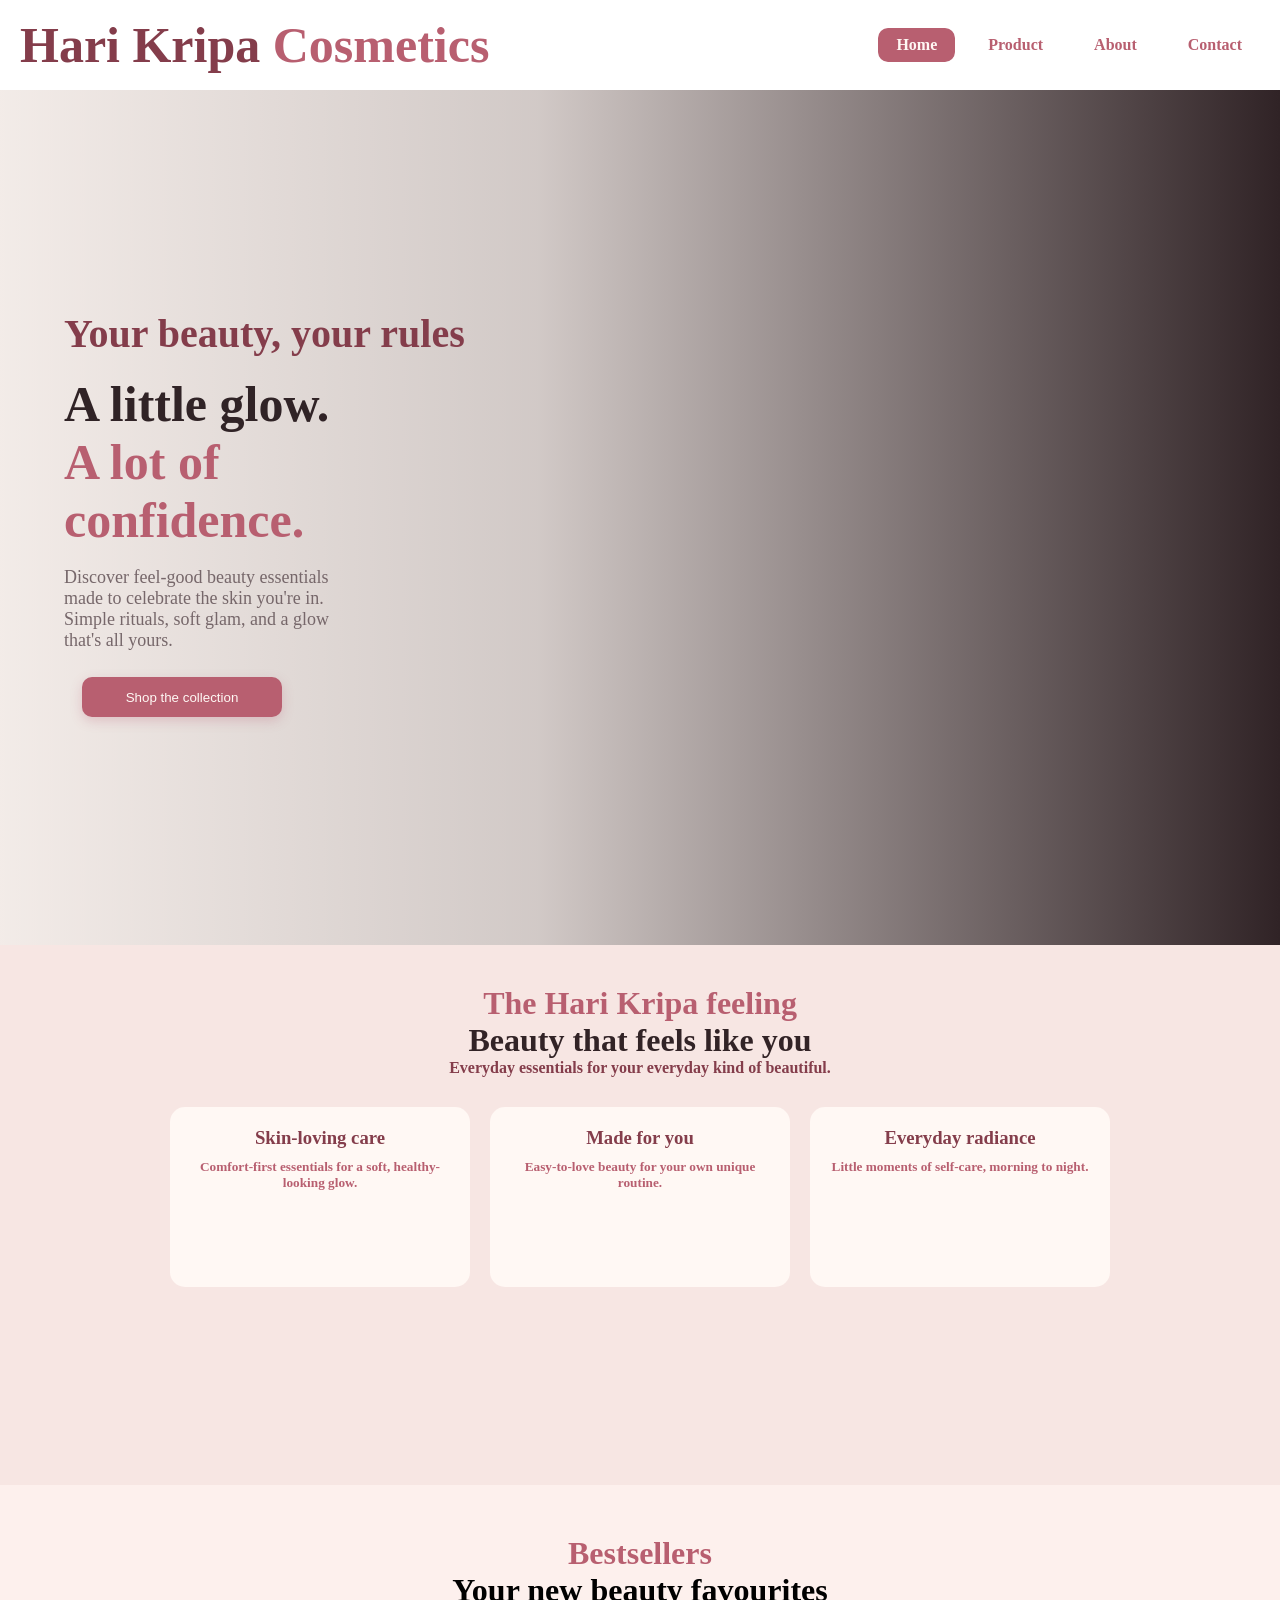
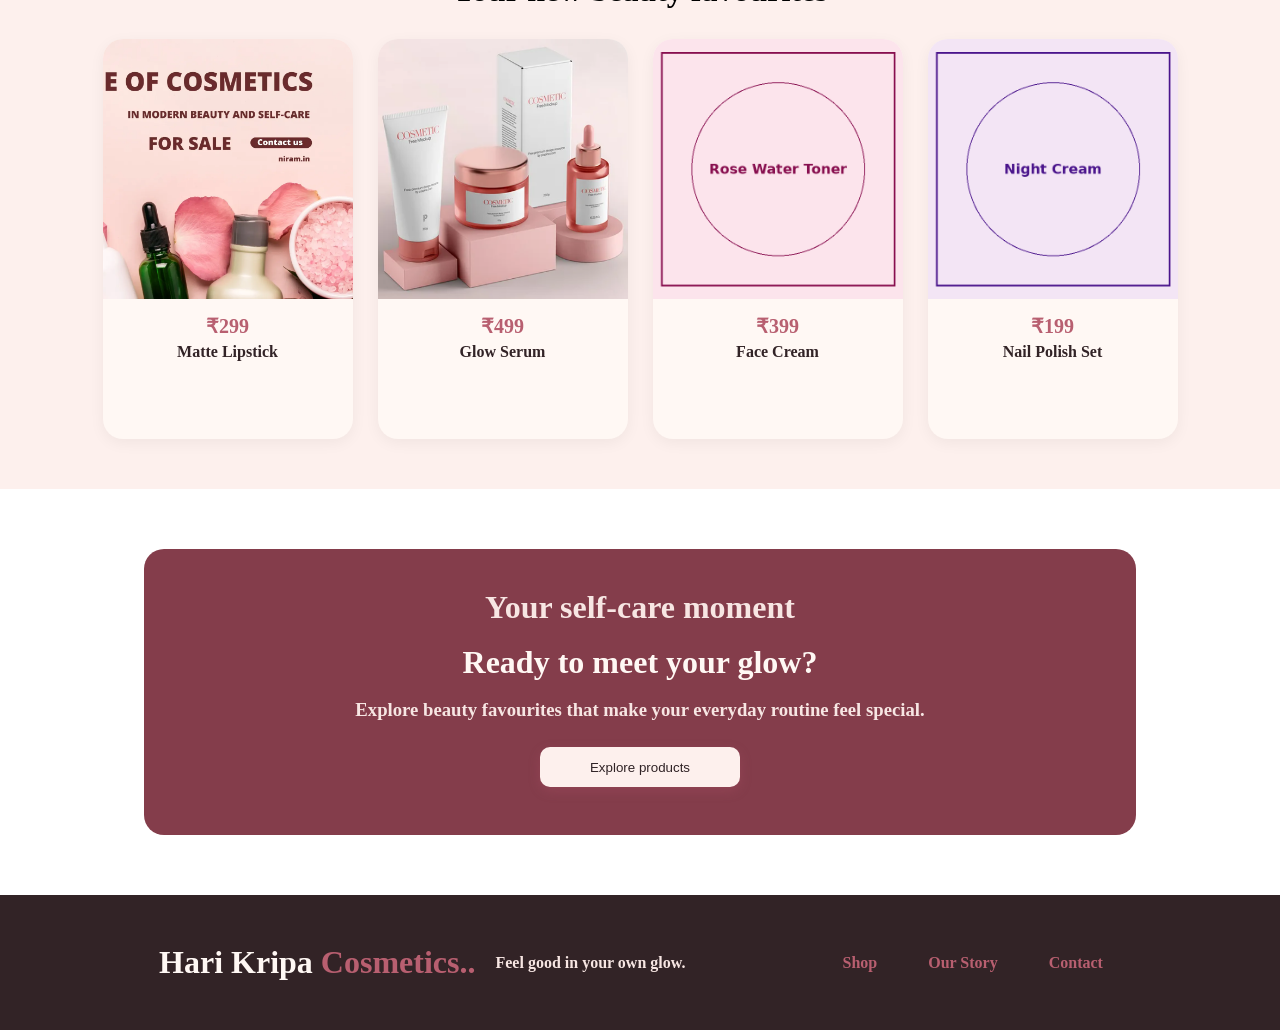
<file: index.html>
<!DOCTYPE html>
<html lang="en">
<head>
    <meta charset="UTF-8">
    <meta name="viewport" content="width=device-width, initial-scale=1.0">
    <title>Hari Kripa Cosmetics</title>
    <link rel="stylesheet" href="style.css">
    <link rel="stylesheet" href="video/WhatsApp Video 2026-10-26 at 11.41.11 AM (1).mp4">
</head>
<body>
    <header>
        <h1>Hari Kripa <span style="color: #b85f70;"> Cosmetics</span></h1>
        <ul>
            <li><a href="index.html" id="home">Home</a></li>
            <li><a href="product.html">Product</a></li>
            <li><a href="about.html">About</a></li>
            <li><a href="contact.html">Contact</a></li>
        </ul>
    </header>
    <div class="box">
        <video class="box-video" autoplay muted loop playsinline>
            <source src="video/WhatsApp Video 2026-10-26 at 11.41.11 AM (1).mp4" type="video/mp4">
        </video>
        <div class="box-overlay"></div>
        <div class="left">
            <h3>Your beauty, your rules</h3>
            <br>
            <h1 style="color: #302326;">A little glow.</h1>
            <h1>A lot of <br>confidence.</h1><br>
            <p class="p-text">Discover feel-good beauty essentials <br> made to celebrate the skin you're in. <br> Simple rituals, soft glam, and a glow <br> that's all yours.</p>
            <br>
            <a href="product.html"><button>Shop the collection</button></a>
        </div>
    </div>
    <div class="box1">
        <div class="up">
            <h4 class="f-heading">The Hari Kripa feeling</h4>
            <h1 id="g">Beauty that feels like you</h1>
            <h4 id="E">Everyday essentials for your everyday kind of beautiful.</h4>
        </div>
        <div class="down">
            <div class="d">
                <h3 class="d-title">Skin-loving care</h3>
                <h5>Comfort-first essentials for a soft, healthy-looking glow.</h5>
            </div>
            <div class="d">
                <h3 class="d-title">Made for you</h3>
                <h5>Easy-to-love beauty for your own unique routine.</h5>                
            </div>
            <div class="d">
                <h3 class="d-title">Everyday radiance</h3>
                <h5>Little moments of self-care, morning to night.</h5>
            </div>
        </div>
    </div>
    
    <!-- Bestsellers Section -->
    <div class="box2">
        <div class="head">
            <h4 class="f-heading">Bestsellers</h4>
            <h1>Your new beauty favourites</h1>
        </div>
        <div class="foot">
            <div class="pro">
                <div class="a" style="background-image: url('photo/1.png');"></div>
                <div class="b">
                    <h2>₹299</h2>
                    <h3>Matte Lipstick</h3>
                </div>
            </div>
            <div class="pro">
                <div class="a" style="background-image: url('photo/2.png');"></div>
                <div class="b">
                    <h2>₹499</h2>
                    <h3>Glow Serum</h3>
                </div>
            </div>
            <div class="pro">
                <div class="a" style="background-image: url('photo/3.png');"></div>
                <div class="b">
                    <h2>₹399</h2>
                    <h3>Face Cream</h3>
                </div>
            </div>
            <div class="pro">
                <div class="a" style="background-image: url('photo/4.png');"></div>
                <div class="b">
                    <h2>₹199</h2>
                    <h3>Nail Polish Set</h3>
                </div>
            </div>
        </div>
    </div>

    <div class="box3">
        <div class="c">
            <h4 id="h">Your self-care moment</h4><br>
            <h1 id="i">Ready to meet your glow?</h1><br>
            <h3 id="j">Explore beauty favourites that make your everyday routine feel special.</h3><br>
            <a href="product.html"><button style="background-color: #fdf0ed;color: #302326;">Explore products</button></a>
        </div>
    </div>

    <footer>
        <div class="box-1">
            <h1 id="k">Hari Kripa <span style="color: #b85f70;"> Cosmetics..</span></h1>
            <h4 id="l">Feel good in your own glow.</h4>
        </div>
        <div class="box-2">
            <ul>
                <li><a href="product.html">Shop</a></li>
                <li><a href="about.html">Our Story</a></li>
                <li><a href="contact.html">Contact</a></li>
            </ul>
        </div>
    </footer>
</body>
</html>
</file>
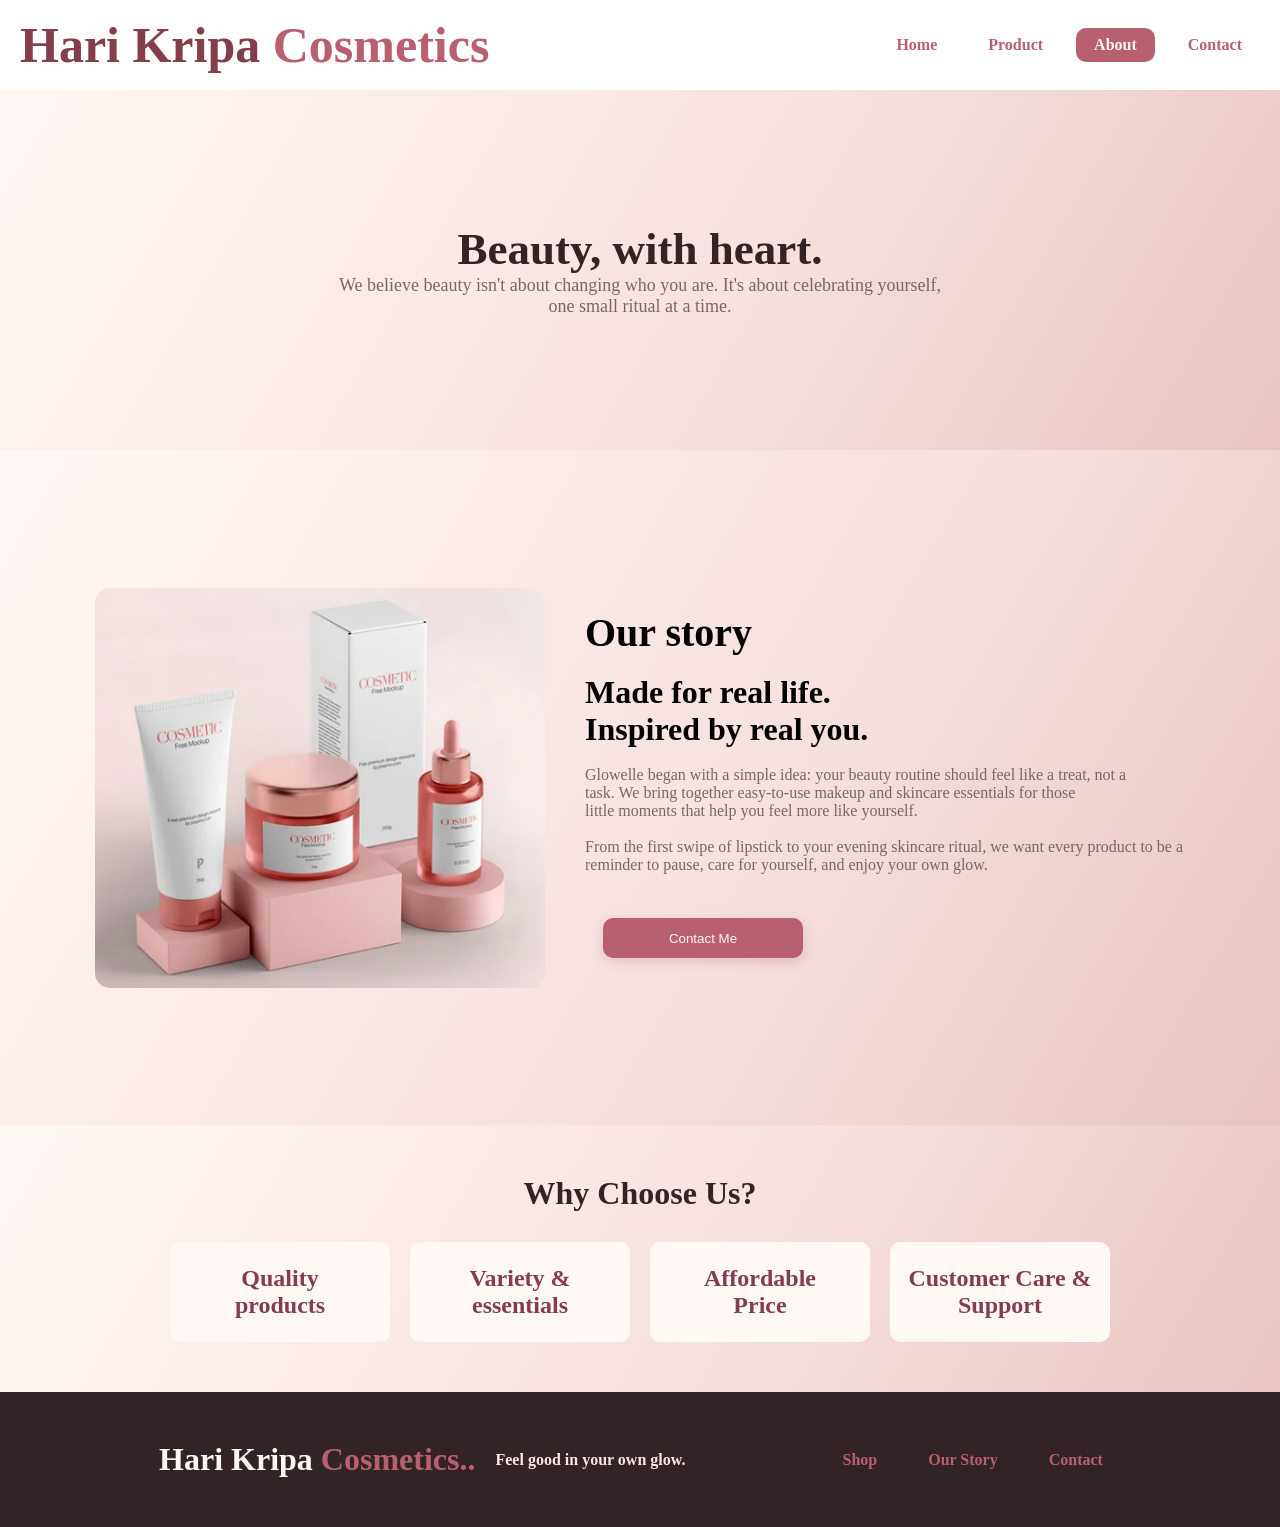
<file: about.html>
<!DOCTYPE html>
<html lang="en">
<head>
    <meta charset="UTF-8">
    <meta name="viewport" content="width=device-width, initial-scale=1.0">
    <title>About Us - Hari Kripa Cosmetics</title>
    <link rel="stylesheet" href="style.css">
</head>
<body>
       <header>
        <h1>Hari Kripa <span style="color: #b85f70;"> Cosmetics</span></h1>
        <ul>
            <li><a href="index.html">Home</a></li>
            <li><a href="product.html">Product</a></li>
            <li><a href="about.html" id="home">About</a></li>
            <li><a href="contact.html">Contact</a></li>
        </ul>
    </header>
    <div class="pd">
        <h1 id="o">Beauty, with heart.</h1>
        <p class="p-text">We believe beauty isn't about changing who you are. It's about celebrating yourself, <br> one small ritual at a time.</p>
    </div>
    <div class="ab">
        <img src="photo/2.png" alt="About Hari Kripa Cosmetics">
        <div class="ac">
            <h1 style="font-family:'Edwardian Script ITC', cursive; font-size: 40px;">Our story</h1>
            <br>
            <h1>Made for real life. <br>
            Inspired by real you.</h1>
            <br>
            <p class="tt-text">Glowelle began with a simple idea: your beauty routine should feel like a treat, not a <br> task. We bring together easy-to-use makeup and skincare essentials for those <br>
             little moments that help you feel more like yourself.
            </p>
            <br>
            <p class="tt-text">
            From the first swipe of lipstick to your evening skincare ritual, we want every product to be a reminder to pause, care for yourself, and enjoy your own glow.
             </p>
             <br>
             <br>
            <a href="contact.html"><button>Contact Me</button></a>
        </div>
    </div>
    <div class="bc">
        <div class="bc-3">
            <h2 id="o" style="font-size: xx-large;">
                Why Choose Us?
            </h2>
        </div>
        <div class="bc-2">
            <div class="bc-4"><h2 class="at-text">Quality <br> products</h2></div>
            <div class="bc-4"><h2 class="at-text">Variety & <br>essentials</h2></div>
            <div class="bc-4"><h2 class="at-text">Affordable <br>Price</h2></div>
            <div class="bc-4"><h2 class="at-text">Customer Care & <br> Support</h2></div>
        </div>
    </div>
    <footer>
        <div class="box-1">
            <h1 id="k">Hari Kripa <span style="color: #b85f70;"> Cosmetics..</span></h1>
            <h4 id="l">Feel good in your own glow.</h4>
        </div>
        <div class="box-2">
            <ul>
                <li><a href="product.html">Shop</a></li>
                <li><a href="about.html">Our Story</a></li>
                <li><a href="contact.html">Contact</a></li>
            </ul>
        </div>
     </footer>
</body>
</html>
</file>
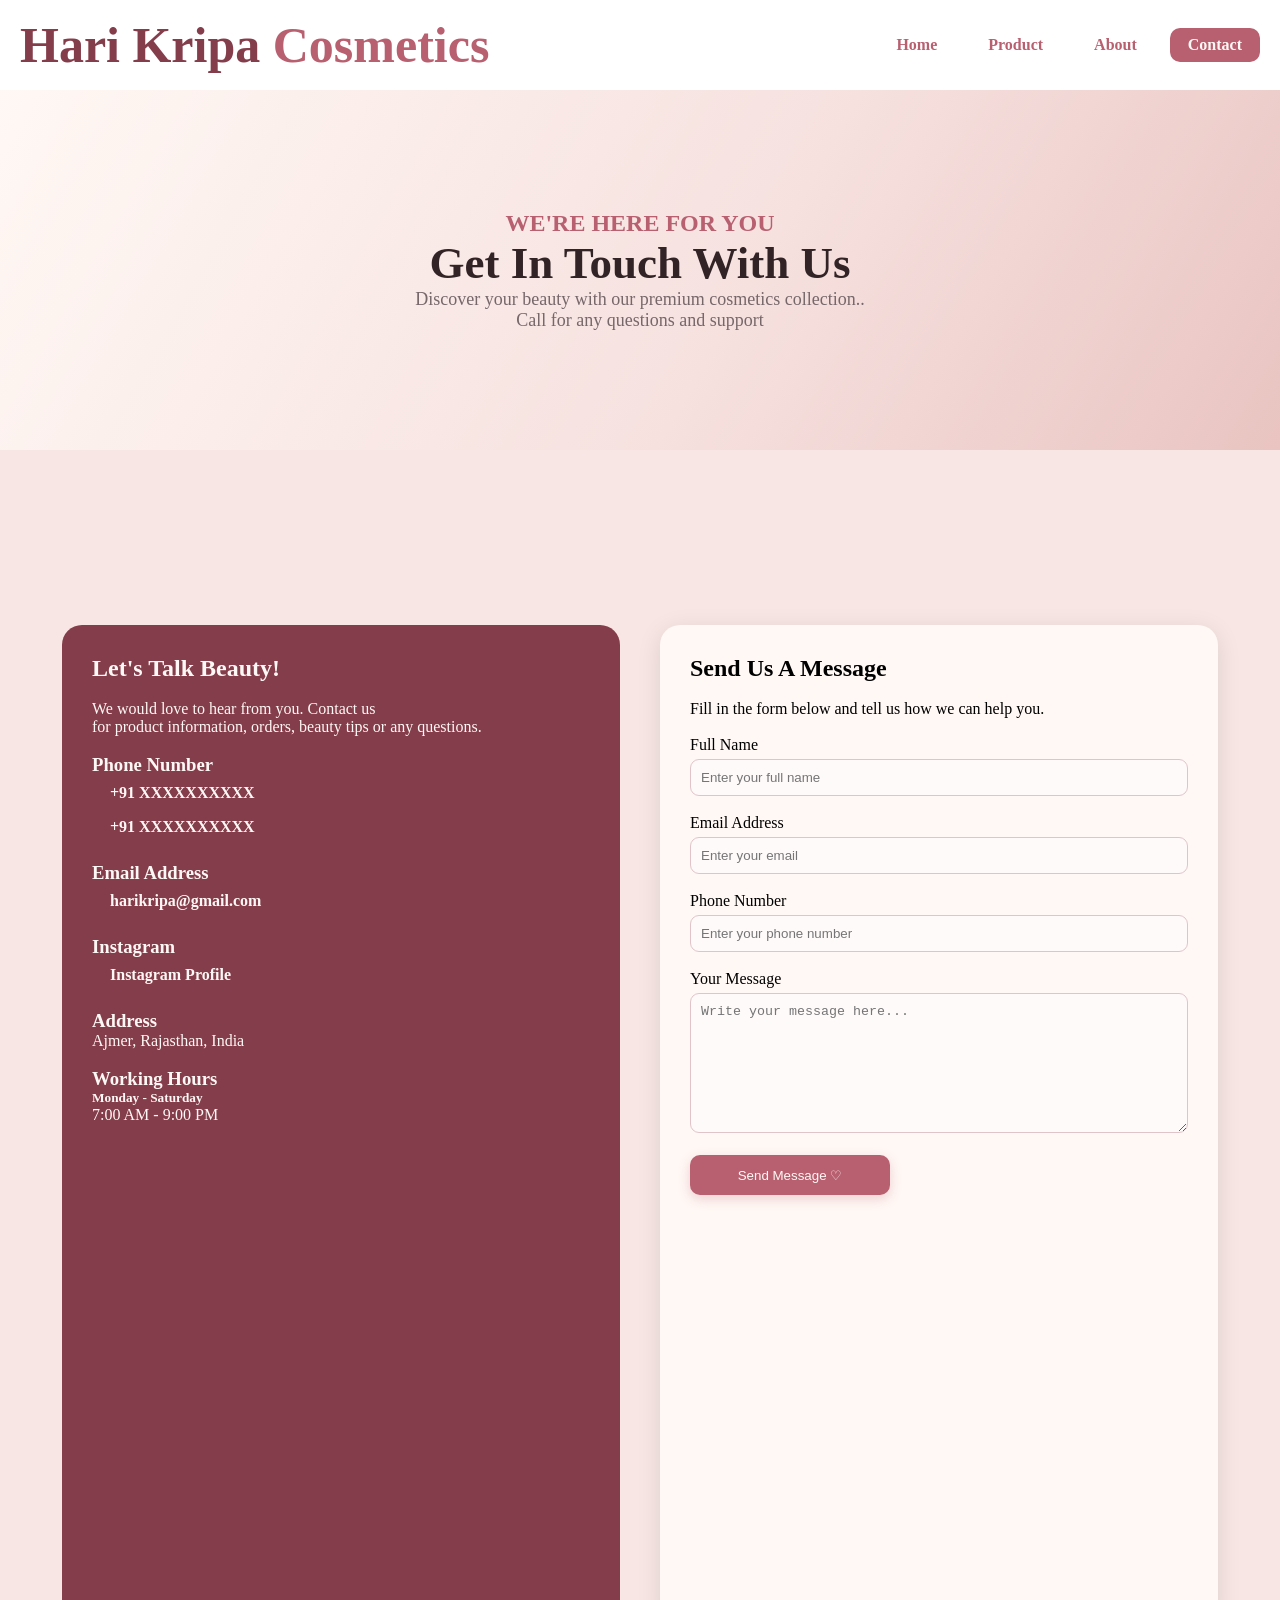
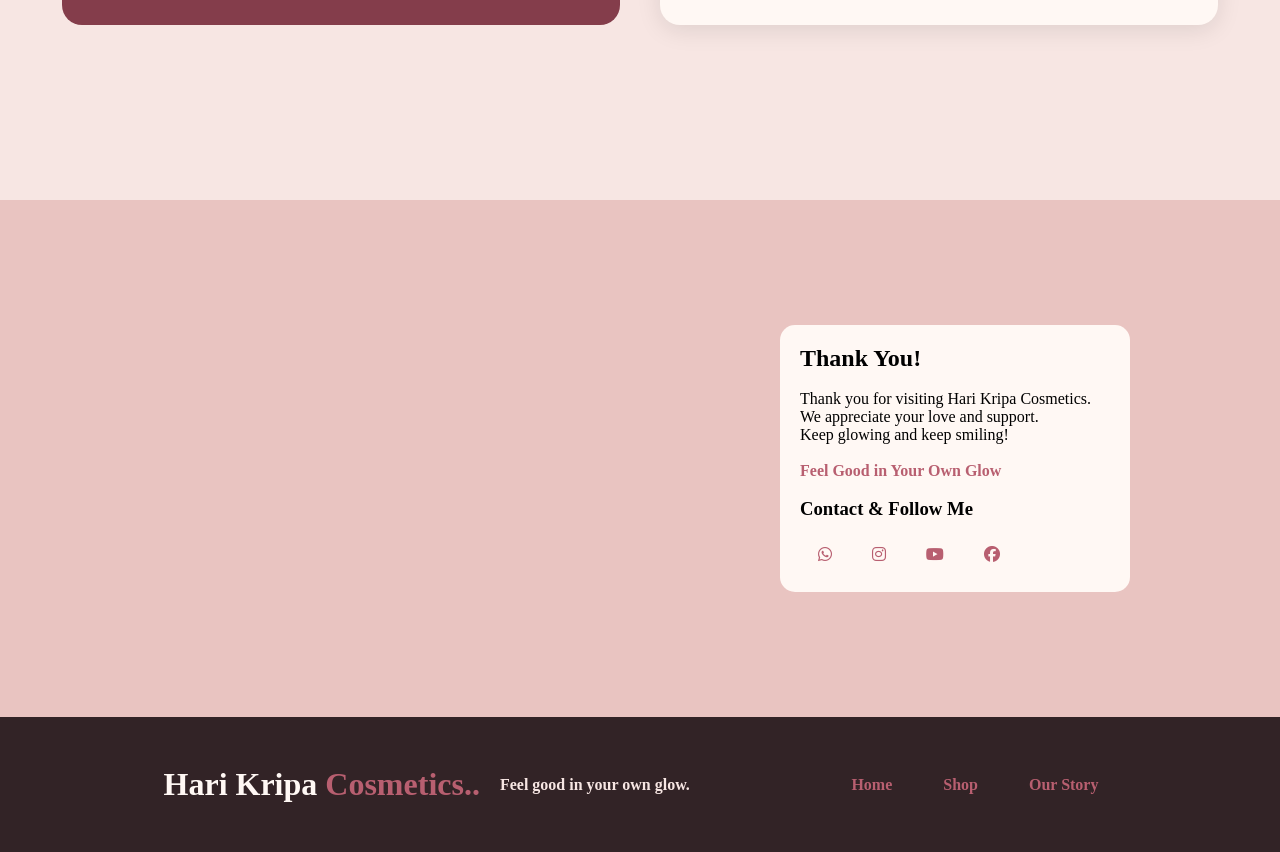
<file: contact.html>
<!DOCTYPE html>
<html lang="en">
<head>
    <meta charset="UTF-8">
    <meta name="viewport" content="width=device-width, initial-scale=1.0">
    <title>Contact Us - Hari Kripa Cosmetics</title>
    <link rel="stylesheet" href="style.css">
    <link rel="stylesheet" href="https://cdnjs.cloudflare.com/ajax/libs/font-awesome/6.5.1/css/all.min.css">
</head>
<body>
    <header>
        <h1>Hari Kripa <span style="color: #b85f70;"> Cosmetics</span></h1>
        <ul>
            <li><a href="index.html">Home</a></li>
            <li><a href="product.html">Product</a></li>
            <li><a href="about.html">About</a></li>
            <li><a href="contact.html" id="home">Contact</a></li>
        </ul>
    </header>
    <div class="pd">
        <h3 id="n">WE'RE HERE FOR YOU</h3>
        <h1 id="o">Get In Touch With Us</h1>
        <p class="p-text">Discover your beauty with our premium cosmetics collection..</p>
        <p class="p-text">Call for any questions and support</p>
    </div>
    <div class="co">
        <div class="co-1">
            <h2>Let's Talk Beauty!</h2>
            <br>
            <p class="pg">
                We would love to hear from you. Contact us <br> for product
                information, orders, beauty tips or any questions.
            </p>
            <br>
            <div class="no">
                <h3>Phone Number</h3>
                <p><a href="tel:9257614368">+91 XXXXXXXXXX</a></p>
                <p><a href="https://wa.me/919257614368" target="_blank">+91 XXXXXXXXXX</a></p>
            </div>
            <br>
            <div class="em">
                <h3>Email Address</h3>
                <p><a href="mailto:kumawatvikash3121@gmail.com">harikripa@gmail.com</a></p>
            </div>
            <br>
            <div class="in">
                <h3>Instagram</h3>
                <p><a href="https://www.instagram.com/radha_fency_store_thanwala.19/" target="_blank">Instagram Profile</a></p>
            </div>
            <br>
            <div class="ad">
                <h3>Address</h3>
                <p>Ajmer, Rajasthan, India</p>
            </div>
            <br>
            <div class="tim">
                <h3>Working Hours</h3>
                <h5>Monday - Saturday</h5>
                <p>7:00 AM - 9:00 PM</p>
            </div>
        </div>
        <div class="co-2">
            <h2>Send Us A Message</h2>
            <br>
            <p>Fill in the form below and tell us how we can help you.</p>
            <br>
            <form action="#">
                <div class="na">
                    <label for="name">Full Name</label>
                    <input type="text" id="name" name="name" placeholder="Enter your full name" required>
                </div><br>
                <div class="ema">
                    <label for="email">Email Address</label>
                    <input type="email" id="email" name="email" placeholder="Enter your email" required>
                </div><br>
                <div class="ph">
                    <label for="phone">Phone Number</label>
                    <input type="tel" id="phone" name="phone" placeholder="Enter your phone number">
                </div><br>
                <div class="form-group">
                    <label for="message">Your Message</label>
                    <textarea id="message" name="message" placeholder="Write your message here..." required style="height: 140px;"></textarea>
                </div>
                <br>
                <button type="submit" class="submit-btn">
                    Send Message ♡
                </button>
            </form>
        </div>
    </div>
    
    <div class="map">
        <iframe src="https://www.google.com/maps/embed?pb=!1m14!1m8!1m3!1d3568.7986909020283!2d74.4634955!3d26.5587343!3m2!1i1024!2i768!4f13.1!3m3!1m2!1s0x396bc59c2519ebc7%3A0x894282e030fed370!2sRadha%20fency%20store%20Thanwala!5e0!3m2!1sen!2sin!4v1792744428279!5m2!1sen!2sin" width="600" height="437" style="border:0;" allowfullscreen="" loading="lazy" referrerpolicy="strict-origin-when-cross-origin" title="Location Map"></iframe>
        <div class="if">
            <h2>Thank You!</h2><br>
            <p>Thank you for visiting Hari Kripa Cosmetics. <br>We appreciate your love and support. <br> Keep glowing and keep smiling!</p>
            <br>
            <p style="font-weight: bold; color: #b85f70;">Feel Good in Your Own Glow</p>
            <br>
            <div class="social-contact">
                <h3>Contact & Follow Me</h3>
                <br>
                <!-- WhatsApp -->
                <a href="https://wa.me/919257614368" target="_blank" aria-label="WhatsApp" title="WhatsApp">
                    <i class="fab fa-whatsapp"></i>
                </a>

                <!-- Instagram -->
                <a href="https://www.instagram.com/radha_fency_store_thanwala.19/" target="_blank" aria-label="Instagram" title="Instagram">
                    <i class="fab fa-instagram"></i>
                </a>

                <!-- YouTube -->
                <a href="https://www.youtube.com/" target="_blank" aria-label="YouTube" title="YouTube">
                    <i class="fab fa-youtube"></i>
                </a>
                
                <!-- Facebook -->
                <a href="https://www.facebook.com/" target="_blank" aria-label="Facebook" title="Facebook">
                    <i class="fab fa-facebook"></i>
                </a>
            </div>
        </div>
    </div>
    
    <footer>
        <div class="box-1">
            <h1 id="k">Hari Kripa <span style="color: #b85f70;"> Cosmetics..</span></h1>
            <h4 id="l">Feel good in your own glow.</h4>
        </div>
        <div class="box-2">
            <ul>
                <li><a href="index.html">Home</a></li>
                <li><a href="product.html">Shop</a></li>
                <li><a href="about.html">Our Story</a></li>
            </ul>
        </div>
    </footer>
</body>
</html>
</file>
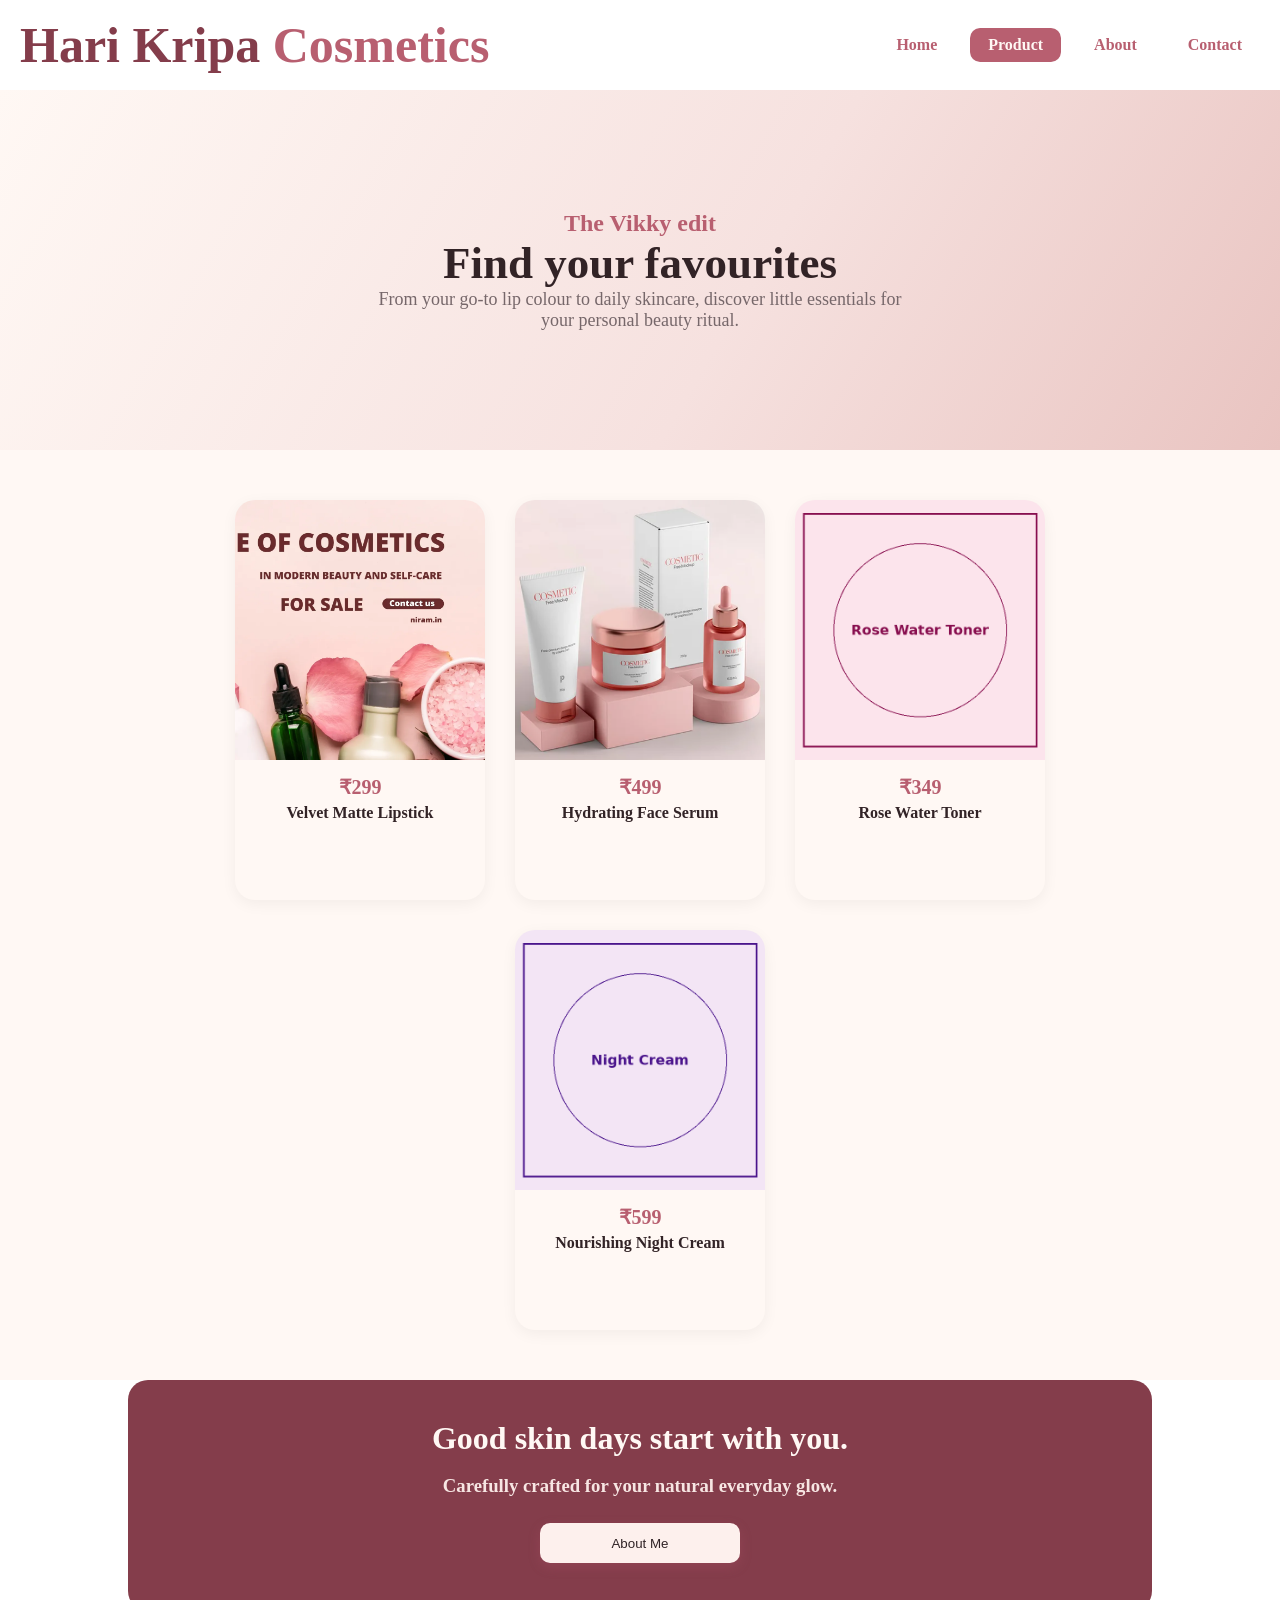
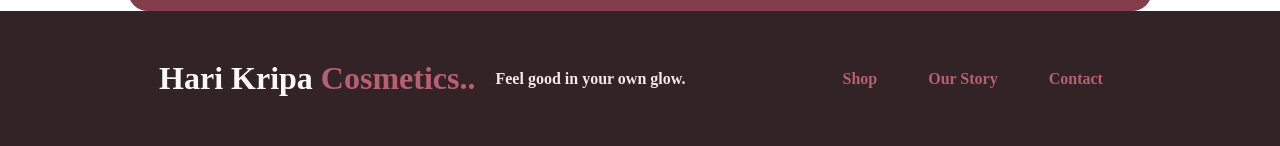
<file: product.html>
<!DOCTYPE html>
<html lang="en">
<head>
    <meta charset="UTF-8">
    <meta name="viewport" content="width=device-width, initial-scale=1.0">
    <title>Products - Hari Kripa Cosmetics</title>
    <link rel="stylesheet" href="style.css">
</head>
<body>
    <header>
        <h1>Hari Kripa <span style="color: #b85f70;"> Cosmetics</span></h1>
        <ul>
            <li><a href="index.html">Home</a></li>
            <li><a href="product.html" id="home">Product</a></li>
            <li><a href="about.html">About</a></li>
            <li><a href="contact.html">Contact</a></li>
        </ul>
    </header>

    <div class="pd">
        <h3 id="n">The Vikky edit</h3>
        <h1 id="o">Find your favourites</h1>
        <p class="p-text">From your go-to lip colour to daily skincare, discover little essentials for <br> your personal beauty ritual.</p>
    </div>

    <!-- Products Collection Grid -->
    <div class="product-grid">
        <div class="pro">
            <div class="a" style="background-image: url('photo/1.png');"></div>
            <div class="b">
                <h2>₹299</h2>
                <h3>Velvet Matte Lipstick</h3>
            </div>
        </div>
        <div class="pro">
            <div class="a" style="background-image: url('photo/2.png');"></div>
            <div class="b">
                <h2>₹499</h2>
                <h3>Hydrating Face Serum</h3>
            </div>
        </div>
        <div class="pro">
            <div class="a" style="background-image: url('photo/3.png');"></div>
            <div class="b">
                <h2>₹349</h2>
                <h3>Rose Water Toner</h3>
            </div>
        </div>
        <div class="pro">
            <div class="a" style="background-image: url('photo/4.png');"></div>
            <div class="b">
                <h2>₹599</h2>
                <h3>Nourishing Night Cream</h3>
            </div>
        </div>
    </div>

    <div class="pd-2">
        <div class="c">
            <h1 id="i">Good skin days start with you.</h1><br>
            <h3 id="j">Carefully crafted for your natural everyday glow.</h3><br>
            <a href="about.html"><button style="background-color: #fdf0ed;color: #302326;">About Me</button></a> 
        </div>
    </div>

    <footer>
        <div class="box-1">
            <h1 id="k">Hari Kripa <span style="color: #b85f70;"> Cosmetics..</span></h1>
            <h4 id="l">Feel good in your own glow.</h4>
        </div>
        <div class="box-2">
            <ul>
                <li><a href="product.html">Shop</a></li>
                <li><a href="about.html">Our Story</a></li>
                <li><a href="contact.html">Contact</a></li>
            </ul>
        </div>
    </footer>
</body>
</html>
</file>
<file: style.css>
*{
    padding: 0;
    margin: 0;
    box-sizing: border-box;
}
html {
    scroll-behavior: smooth;
}
body {
    animation: fadeInPage 0.8s ease-in-out;
}
@keyframes fadeInPage {
    from { opacity: 0; }
    to { opacity: 1; }
}

/* --- HEADER & NAVBAR FIX --- */
header{
    height: 10vh;
    width: 100%;
    display: flex;
    align-items: center;
    justify-content: space-between;
    position: absolute;
    top: 0;
    z-index: 100;
    padding: 0 20px;
}
header>h1{
    color: #843d4b;
    font-family: 'Edwardian Script ITC', cursive;
    font-size: 50px;
    transition: transform 0.3s ease;
    white-space: nowrap;
}
header>h1:hover {
    transform: scale(1.03);
}

ul{
    display: flex;
    justify-content: flex-end;
    align-items: center;
    gap: 15px;
    list-style-type: none;
    width: auto;
}
li{
    border-radius: 10px;
    transition: all 0.3s ease;
    overflow: hidden;
}
a{
    text-decoration: none;
    color: #b85f70;
    display: inline-block;
    padding: 8px 18px;
    font-weight: bold;
    font-size: 16px;
    transition: background-color 0.3s ease, color 0.3s ease, transform 0.3s ease;
    border-radius: 8px;
}
li:hover a, a:hover {
    background-color: #b85f70;
    color: #fff8f4;
}
#home{
    background-color: #b85f70;
    color:#fff8f4;
}

/* --- HERO BOX --- */
.box{
    position: relative;
    isolation: isolate;
    overflow: hidden;
    background: #302326;
    height: 95vh;
    width: 100%;
    margin-top: 10vh;
    display: flex;
    align-items: center;
    justify-content: space-between;
    padding: 0 5%;
}
.box-video{
    position: absolute;
    inset: 0;
    width: 100%;
    height: 100%;
    object-fit: cover;
    z-index: -2;
}
.box-overlay{
    position: absolute;
    inset: 0;
    background: linear-gradient(90deg, rgba(255,248,244,.94) 0%, rgba(255,248,244,.78) 42%, rgba(48,35,38,.18) 100%);
    z-index: -1;
}
.left{
    height: auto;
    width: 45%;
    animation: slideInLeft 1s ease-out forwards;
}
@keyframes slideInLeft {
    from { opacity: 0; transform: translateX(-50px); }
    to { opacity: 1; transform: translateX(0); }
}
.left>h1{
    color: #b85f70;
    font-size: 50px;
}
.left>h3{
    font-size: 40px;
    color: #843d4b;
    font-family: 'Edwardian Script ITC', cursive;
}
button, .submit-btn{
    height: 40px;
    width: 200px;
    border-radius: 10px;
    background-color: #b85f70;
    color:#fff8f4;
    border: none;
    cursor: pointer;
    transition: all 0.3s ease;
    box-shadow: 0 4px 12px rgba(185, 87, 112, 0.25);
}
button:hover, .submit-btn:hover {
    background-color: #87364c;
    transform: translateY(-4px) scale(1.02);
    box-shadow: 0 8px 20px rgba(135, 54, 76, 0.4);
}
.right{
    height: 450px;
    width: 350px;
    border: 1px solid #b85f70;
    background: url('photo/1.png') no-repeat center center/cover;
    border-radius: 15px;
    animation: floatImage 4s ease-in-out infinite, slideInRight 1s ease-out forwards;
}
@keyframes slideInRight {
    from { opacity: 0; transform: translateX(50px); }
    to { opacity: 1; transform: translateX(0); }
}
@keyframes floatImage {
    0%, 100% { transform: translateY(0); }
    50% { transform: translateY(-12px); }
}

/* --- SECTION 1 --- */
.box1{
    min-height: 60vh;
    width: 100%;
    background-color: #f7e6e3;
    text-align: center;
    padding: 40px 20px;
}
.up{
    margin-bottom: 30px;    
}
.down{
    display: flex;
    align-items: center;
    justify-content: center;
    gap: 20px;
    flex-wrap: wrap;
}
.d{
    background-color: #fff8f4;
    height: 180px;
    width: 300px;
    color: #b85f70;
    border-radius: 15px;
    padding: 20px;
    transition: transform 0.3s ease, box-shadow 0.3s ease;
}
.d:hover {
    transform: translateY(-5px);
    box-shadow: 0 8px 20px rgba(0, 0, 0, 0.08);
}
.d-title{
    margin-bottom: 10px;
    color: #843d4b;
}

/* --- SECTION 2 (BESTSELLERS & PRODUCTS) --- */
.box2{
    padding: 50px 20px;
    width: 100%;
    background: #fdf0ed;
}
.head{
    text-align: center;
    margin-bottom: 30px;
}
.foot{
    display: flex;
    align-items: center;
    justify-content: center;
    gap: 25px;
    flex-wrap: wrap;
}
.pro{
    height: 400px;
    width: 250px;
    border-radius: 20px;
    background-color: #fff8f4;
    transition: transform 0.4s cubic-bezier(0.175, 0.885, 0.32, 1.275), box-shadow 0.4s ease;
    cursor: pointer;
    overflow: hidden;
    box-shadow: 0 4px 15px rgba(0,0,0,0.05);
}
.pro:hover{
    transform: translateY(-12px) scale(1.02);
    box-shadow: 0 15px 30px rgba(184, 95, 112, 0.25);
}
.pro .a{
    height: 65%;
    width: 100%;
    background-size: cover;
    background-position: center;
    transition: transform 0.5s ease;
}
.pro:hover .a {
    transform: scale(1.05);
}
.pro .b{
    padding: 15px;
    text-align: center;
}
.pro .b h2 {
    color: #b85f70;
    font-size: 20px;
}
.pro .b h3 {
    color: #322326;
    font-size: 16px;
    margin-top: 5px;
}

/* --- SECTION 3 --- */
.box3{
    padding: 60px 20px;
    width: 100%;
}
.c{
    width: 80%;
    margin: auto;
    padding: 40px;
    border-radius: 20px;
    background-color: #843d4b;
    text-align: center;
    transition: transform 0.4s ease, box-shadow 0.4s ease;
}
.c:hover {
    transform: scale(1.01);
    box-shadow: 0 10px 25px rgba(132, 61, 75, 0.3);
}

/* --- FOOTER --- */
footer{
    min-height: 15vh;
    width: 100%;
    background-color: #322326;
    display: flex;
    align-items: center;
    justify-content: space-evenly;
    flex-wrap: wrap;
    padding: 20px;
}
footer a {
    color: #b85f70;
    transition: color 0.3s ease;
}
footer a:hover {
    color: #f7e6e3;
}
.box-1, .box-2 {
    display: flex;
    align-items: center;
    justify-content: space-around;
    gap: 20px;
}

/* --- PAGES SHARED STYLES --- */
.pd{
    height: 40vh;
    width: 100%;
    background: linear-gradient(120deg, #fff8f4 0%, #f6e1df 58%, #e9c4c1 100%);
    margin-top: 10vh;
    text-align: center;
    display: flex;
    flex-direction: column;
    justify-content: center;
    animation: fadeInDown 0.8s ease-out;
}
@keyframes fadeInDown {
    from { opacity: 0; transform: translateY(-30px); }
    to { opacity: 1; transform: translateY(0); }
}
#n{
    font-size: x-large;
    color: #b85f70;
}
#o{
    font-size: 45px;
    color: #322326;
}
.p-text{
    font-size: large;
    color: #76676a;
}
.f-heading{
    color:#b85f70;
    font-family: 'Edwardian Script ITC', cursive;
    font-size: 32px;
}
#E{ color: #843d4b; }
#g{ color: #322326; }
#h{ color:#f7e6e3; font-family: 'Edwardian Script ITC', cursive; font-size: xx-large; }
#i{ color: #fff8f4; }
#j{ color: #f7e6e3; }
#k{ color: #fff8f4; }
#l{ color: #f7e6e3; }

/* --- PRODUCT PAGE GRID --- */
.product-grid {
    display: flex;
    justify-content: center;
    align-items: center;
    gap: 30px;
    flex-wrap: wrap;
    padding: 50px 10%;
    background-color: #fff8f4;
}

/* --- ABOUT PAGE --- */
.ab{
    min-height: 75vh;
    width: 100%;
    display: flex;
    align-items: center;
    justify-content: center;
    padding: 40px;
    gap: 40px;
    background: linear-gradient(120deg, #fff8f4 0%, #f6e1df 58%, #e9c4c1 100%);
}
.ac{ width: 50%; }
.ab>img{
    height: 400px;
    width: 450px;
    object-fit: cover;
    border-radius: 15px;
}
.bc{
    padding: 50px 20px;
    width: 100%;
    text-align: center;
    background: linear-gradient(120deg, #fff8f4 0%, #f6e1df 58%, #e9c4c1 100%);
}
.tt-text{
    color: #76676a;
}
.bc-4{
    height: 100px;
    width: 220px;
    display: flex;
    align-items: center;
    justify-content: center;
    background-color: #fff8f4;
    border-radius: 10px;
    transition: transform 0.3s ease;
}
.bc-4:hover {
    transform: translateY(-8px);
}
.bc-2{
    display: flex;
    align-items: center;
    justify-content: center;
    gap: 20px;
    flex-wrap: wrap;
    margin-top: 30px;
}
.at-text{ color: #843d4b; }

/* --- CONTACT PAGE --- */
.co{
    height: 150vh;
    padding: 50px 20px;
    width: 100%;
    display: flex;
    align-items: center;
    justify-content: center;
    gap: 40px;
    background-color: #f7e6e3;
    flex-wrap: wrap;
}
.co-1, .co-2{
    height: 80%;
    width: 45%;
    min-width: 320px;
    border-radius: 20px;
    padding: 30px;
}
.co-1{
    background-color: #843d4b;
    color: #fff8f4;
}
.co-1>a{
    color: #fdf0ed;
}
.co-2{
    background-color: #fff8f4;
    box-shadow: 0 5px 25px rgba(0,0,0,0.1);
}
.co .co-1 p a{
    color: #fff8f4;
}
input, textarea{
    width: 100%;
    padding: 10px;
    margin-top: 5px;
    border: 1px solid #e1c4ca;
    border-radius: 9px;
    outline: none;
    background: #fffafa;
}
.map{
    padding: 40px;
    width: 100%;
    display: flex;
    align-items: center;
    justify-content: center;
    gap: 30px;
    background-color: #e9c4c1;
    flex-wrap: wrap;
}
.if{
    width: 350px;
    border-radius: 15px;
    padding: 20px;
    background: #fff8f4;
}
</file>
